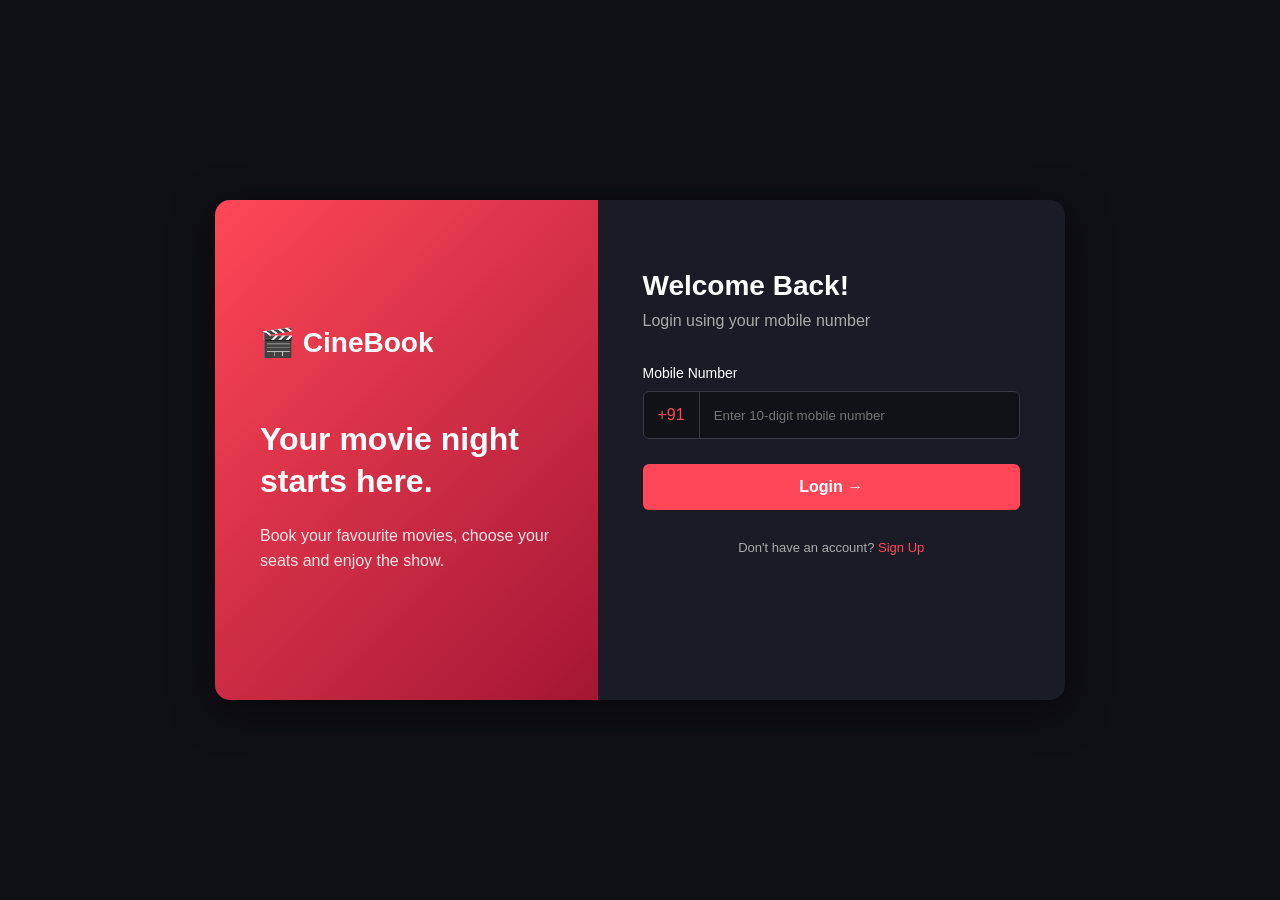
<file: index.html>
<!doctype html>
<html lang="en">
  <head>
    <meta charset="UTF-8" />
    <meta name="viewport" content="width=device-width, initial-scale=1.0" />
    <title>CineBook - Login</title>
    <link rel="stylesheet" href="login.css" />
  </head>
  <body>
    <div class="login-container">
      <div class="login-left">
        <h1>🎬 CineBook</h1>
        <h2>Your movie night<br />starts here.</h2>
        <p>Book your favourite movies, choose your seats and enjoy the show.</p>
      </div>

      <div class="login-right">
        <h2>Welcome Back!</h2>
        <p class="subtitle">Login using your mobile number</p>

        <form id="loginForm">
          <label>Mobile Number</label>

          <div class="mobile-input">
            <span>+91</span>
            <input
              type="tel"
              id="mobile"
              placeholder="Enter 10-digit mobile number"
              maxlength="10"
              pattern="[0-9]{10}"
              inputmode="numeric"
              required
            />
          </div>

          <button type="submit">Login →</button>
        </form>

        <p class="register">
          Don't have an account?
          <a href="#" onclick="register(event)">Sign Up</a>
        </p>
      </div>
    </div>

    <script src="login.js"></script>
  </body>
</html>
</file>
<file: login.css>
* {
  margin: 0;
  padding: 0;
  box-sizing: border-box;
}

body {
  font-family: Arial, sans-serif;
  background: #0f0f16;
  color: white;
  min-height: 100vh;
  display: flex;
  justify-content: center;
  align-items: center;
}

.login-container {
  display: flex;
  width: 850px;
  min-height: 500px;
  background: #1b1b26;
  border-radius: 15px;
  overflow: hidden;
  box-shadow: 0 10px 40px rgba(0, 0, 0, 0.5);
}

/* LEFT SIDE */

.login-left {
  width: 45%;
  padding: 45px;
  background: linear-gradient(135deg, #ff4757, #a41635);
  display: flex;
  flex-direction: column;
  justify-content: center;
}

.login-left h1 {
  font-size: 28px;
  margin-bottom: 60px;
}

.login-left h2 {
  font-size: 32px;
  line-height: 1.3;
  margin-bottom: 20px;
}

.login-left p {
  line-height: 1.6;
  color: #ffe5e8;
}

/* RIGHT SIDE */

.login-right {
  width: 55%;
  padding: 70px 45px;
}

.login-right h2 {
  font-size: 28px;
  margin-bottom: 10px;
}

.subtitle {
  color: #aaa;
  margin-bottom: 35px;
}

form label {
  display: block;
  margin-bottom: 10px;
  font-size: 14px;
}

.mobile-input {
  display: flex;
  align-items: center;
  background: #111118;
  border: 1px solid #393944;
  border-radius: 6px;
  margin-bottom: 25px;
}

.mobile-input span {
  padding: 14px;
  color: #ff4757;
  border-right: 1px solid #393944;
}

.mobile-input input {
  flex: 1;
  width: 100%;
  padding: 14px;
  border: none;
  background: transparent;
  color: white;
  outline: none;
}

.mobile-input:focus-within {
  border-color: #ff4757;
}

button {
  width: 100%;
  padding: 14px;
  border: none;
  border-radius: 6px;
  background: #ff4757;
  color: white;
  font-size: 16px;
  font-weight: bold;
  cursor: pointer;
}

button:hover {
  background: #e84150;
}

.register {
  text-align: center;
  margin-top: 30px;
  font-size: 13px;
  color: #aaa;
}

a {
  color: #ff4757;
  text-decoration: none;
}

/* RESPONSIVE */

@media (max-width: 700px) {
  .login-container {
    width: 95%;
    flex-direction: column;
  }

  .login-left,
  .login-right {
    width: 100%;
  }

  .login-left {
    padding: 30px;
  }

  .login-left h1 {
    margin-bottom: 25px;
  }

  .login-left h2 {
    font-size: 25px;
  }

  .login-right {
    padding: 40px 25px;
  }
}
</file>
<file: movies/movies.css>
* {
  margin: 0;
  padding: 0;
  box-sizing: border-box;
}

body {
  font-family: Arial, sans-serif;
  background: #0f0f16;
  color: white;
  min-height: 100vh;
}

/* NAVBAR */

.navbar {
  display: flex;
  justify-content: space-between;
  align-items: center;
  padding: 18px 40px;
  background: #1b1b26;
  box-shadow: 0 4px 20px rgba(0, 0, 0, 0.4);
}

.logo {
  font-size: 24px;
}

.nav-right {
  display: flex;
  align-items: center;
  gap: 18px;
}

.user {
  color: #aaa;
  font-size: 14px;
}

.logout-btn {
  padding: 8px 18px;
  border: 1px solid #ff4757;
  border-radius: 6px;
  background: transparent;
  color: #ff4757;
  font-size: 14px;
  font-weight: bold;
  cursor: pointer;
}

.logout-btn:hover {
  background: #ff4757;
  color: white;
}

/* CONTENT */

.container {
  max-width: 1100px;
  margin: 0 auto;
  padding: 40px 20px;
}

.page-title {
  font-size: 30px;
  margin-bottom: 8px;
}

.page-subtitle {
  color: #aaa;
  margin-bottom: 25px;
}

/* LANGUAGE FILTER */

.filter-row {
  display: flex;
  align-items: center;
  gap: 15px;
}

.filter-label {
  flex-shrink: 0;
  color: #aaa;
  font-size: 13px;
  text-transform: uppercase;
  letter-spacing: 1px;
}

.filters {
  display: flex;
  flex-wrap: wrap;
  gap: 10px;
}

.filter-btn {
  padding: 8px 20px;
  border: 1px solid #393944;
  border-radius: 20px;
  background: #1b1b26;
  color: #ccc;
  font-size: 14px;
  cursor: pointer;
}

.filter-btn:hover {
  border-color: #ff4757;
}

.filter-btn.active {
  background: #ff4757;
  border-color: #ff4757;
  color: white;
}

/* MOVIE GRID */

.movie-grid {
  display: grid;
  grid-template-columns: repeat(auto-fill, minmax(230px, 1fr));
  gap: 25px;
  margin-top: 30px;
}

.movie-card {
  background: #1b1b26;
  border-radius: 12px;
  overflow: hidden;
  box-shadow: 0 6px 25px rgba(0, 0, 0, 0.4);
  transition:
    transform 0.2s,
    box-shadow 0.2s;
}

.movie-card:hover {
  transform: translateY(-5px);
  box-shadow: 0 10px 30px rgba(255, 71, 87, 0.25);
}

/* Poster (portrait 2:3) */

.poster {
  position: relative;
  width: 100%;
  aspect-ratio: 2 / 3;
  display: flex;
  align-items: center;
  justify-content: center;
  font-size: 70px;
  overflow: hidden;
}

.poster img {
  position: absolute;
  inset: 0;
  width: 100%;
  height: 100%;
  object-fit: cover;
  transition: transform 0.3s;
}

.movie-card:hover .poster img {
  transform: scale(1.05);
}

.lang-tag {
  position: absolute;
  top: 10px;
  right: 10px;
  z-index: 1;
  padding: 4px 10px;
  border-radius: 12px;
  background: rgba(0, 0, 0, 0.7);
  color: white;
  font-size: 11px;
  font-weight: bold;
}

.movie-info {
  padding: 18px;
}

.movie-info h3 {
  font-size: 18px;
  margin-bottom: 8px;
}

.meta {
  color: #aaa;
  font-size: 13px;
  line-height: 1.7;
  margin-bottom: 14px;
}

.rating {
  color: #ffc93c;
  font-weight: bold;
}

.book-btn {
  width: 100%;
  padding: 12px;
  border: none;
  border-radius: 6px;
  background: #ff4757;
  color: white;
  font-size: 15px;
  font-weight: bold;
  cursor: pointer;
}

.book-btn:hover {
  background: #e84150;
}

.no-results {
  display: none;
  text-align: center;
  color: #aaa;
  margin-top: 40px;
}

/* RESPONSIVE */

@media (max-width: 600px) {
  .navbar {
    padding: 15px 20px;
  }

  .user {
    display: none;
  }

  .filter-row {
    flex-direction: column;
    align-items: flex-start;
    gap: 8px;
  }

  .movie-grid {
    grid-template-columns: repeat(2, 1fr);
    gap: 15px;
  }

  .poster {
    font-size: 50px;
  }

  .movie-info {
    padding: 12px;
  }

  .movie-info h3 {
    font-size: 15px;
  }
}
</file>
<file: payment/payment.css>
* {
  margin: 0;
  padding: 0;
  box-sizing: border-box;
}

body {
  font-family: Arial, sans-serif;
  background: #0f0f16;
  color: white;
  min-height: 100vh;
}

/* NAVBAR */

.navbar {
  display: flex;
  justify-content: space-between;
  align-items: center;
  padding: 18px 40px;
  background: #1b1b26;
  box-shadow: 0 4px 20px rgba(0, 0, 0, 0.4);
}

.logo {
  font-size: 24px;
}

.nav-right {
  display: flex;
  align-items: center;
  gap: 18px;
}

.user {
  color: #aaa;
  font-size: 14px;
}

.logout-btn {
  padding: 8px 18px;
  border: 1px solid #ff4757;
  border-radius: 6px;
  background: transparent;
  color: #ff4757;
  font-size: 14px;
  font-weight: bold;
  cursor: pointer;
}

.logout-btn:hover {
  background: #ff4757;
  color: white;
}

/* CONTENT */

.container {
  max-width: 950px;
  margin: 0 auto;
  padding: 30px 20px 50px;
}

.back-link {
  display: inline-block;
  margin-bottom: 15px;
  color: #ff4757;
  text-decoration: none;
  font-size: 14px;
}

.page-title {
  font-size: 28px;
  margin-bottom: 25px;
}

.layout {
  display: flex;
  gap: 25px;
  align-items: flex-start;
}

/* PAYMENT BOX */

.pay-box {
  flex: 1.4;
  background: #1b1b26;
  padding: 25px;
  border-radius: 12px;
}

.methods {
  display: flex;
  gap: 10px;
  margin-bottom: 25px;
}

.method {
  flex: 1;
  padding: 12px;
  border: 1px solid #393944;
  border-radius: 8px;
  background: #111118;
  color: #ccc;
  font-size: 14px;
  font-weight: bold;
  cursor: pointer;
}

.method:hover {
  border-color: #ff4757;
}

.method.active {
  background: #ff4757;
  border-color: #ff4757;
  color: white;
}

.panel {
  display: none;
}

.panel.active {
  display: block;
}

.pay-box label {
  display: block;
  margin-bottom: 8px;
  color: #aaa;
  font-size: 13px;
}

.pay-box input,
.pay-box select {
  width: 100%;
  padding: 13px;
  margin-bottom: 18px;
  background: #111118;
  border: 1px solid #393944;
  border-radius: 6px;
  color: white;
  font-size: 15px;
  outline: none;
}

.pay-box input:focus,
.pay-box select:focus {
  border-color: #ff4757;
}

.two-col {
  display: flex;
  gap: 15px;
}

.two-col > div {
  flex: 1;
}

.error {
  min-height: 20px;
  margin-bottom: 12px;
  color: #ff6b78;
  font-size: 13px;
}

.pay-btn {
  width: 100%;
  padding: 15px;
  border: none;
  border-radius: 6px;
  background: #ff4757;
  color: white;
  font-size: 17px;
  font-weight: bold;
  cursor: pointer;
}

.pay-btn:hover {
  background: #e84150;
}

.demo-note {
  margin-top: 15px;
  text-align: center;
  color: #777;
  font-size: 12px;
}

/* SUMMARY BOX */

.summary-box {
  flex: 1;
  background: #1b1b26;
  padding: 25px;
  border-radius: 12px;
}

.summary-box h3 {
  margin-bottom: 20px;
  font-size: 18px;
}

.movie-row {
  display: flex;
  gap: 14px;
  align-items: center;
  margin-bottom: 20px;
}

.mini-poster {
  position: relative;
  width: 55px;
  height: 80px;
  flex-shrink: 0;
  display: flex;
  align-items: center;
  justify-content: center;
  font-size: 24px;
  border-radius: 6px;
  overflow: hidden;
}

.mini-poster img {
  position: absolute;
  inset: 0;
  width: 100%;
  height: 100%;
  object-fit: cover;
}

.movie-title {
  font-weight: bold;
  margin-bottom: 5px;
}

.movie-meta {
  color: #aaa;
  font-size: 13px;
}

.detail {
  display: flex;
  justify-content: space-between;
  gap: 15px;
  margin-bottom: 12px;
  font-size: 14px;
}

.detail span {
  color: #aaa;
}

.detail strong {
  text-align: right;
}

hr {
  border: none;
  border-top: 1px solid #393944;
  margin: 18px 0;
}

.detail.total {
  margin-top: 5px;
  font-size: 18px;
}

.detail.total strong {
  color: #ffc93c;
}

.timer {
  margin-top: 20px;
  padding: 10px;
  border-radius: 6px;
  background: #111118;
  text-align: center;
  color: #aaa;
  font-size: 13px;
}

.timer strong {
  color: #ff4757;
}

/* POPUP */

.overlay {
  display: none;
  position: fixed;
  inset: 0;
  z-index: 10;
  background: rgba(0, 0, 0, 0.75);
  align-items: center;
  justify-content: center;
  padding: 20px;
}

.overlay.show {
  display: flex;
}

.popup {
  width: 100%;
  max-width: 400px;
  padding: 35px 30px;
  background: #1b1b26;
  border-radius: 15px;
  text-align: center;
}

.popup-icon {
  font-size: 50px;
  margin-bottom: 15px;
}

.popup h3 {
  font-size: 22px;
  margin-bottom: 10px;
}

.popup p {
  color: #aaa;
  font-size: 14px;
}

.popup-details {
  margin: 20px 0;
  padding: 15px;
  border-radius: 8px;
  background: #111118;
  text-align: left;
  font-size: 14px;
  line-height: 1.9;
}

.popup-details:empty {
  display: none;
}

/* RESPONSIVE */

@media (max-width: 750px) {
  .navbar {
    padding: 15px 20px;
  }

  .user {
    display: none;
  }

  .layout {
    flex-direction: column-reverse;
  }

  .pay-box,
  .summary-box {
    width: 100%;
    flex: none;
  }
}
</file>
<file: seats/seats.css>
* {
  margin: 0;
  padding: 0;
  box-sizing: border-box;
}

body {
  font-family: Arial, sans-serif;
  background: #0f0f16;
  color: white;
  min-height: 100vh;
}

/* NAVBAR */

.navbar {
  display: flex;
  justify-content: space-between;
  align-items: center;
  padding: 18px 40px;
  background: #1b1b26;
  box-shadow: 0 4px 20px rgba(0, 0, 0, 0.4);
}

.logo {
  font-size: 24px;
}

.nav-right {
  display: flex;
  align-items: center;
  gap: 18px;
}

.user {
  color: #aaa;
  font-size: 14px;
}

.logout-btn {
  padding: 8px 18px;
  border: 1px solid #ff4757;
  border-radius: 6px;
  background: transparent;
  color: #ff4757;
  font-size: 14px;
  font-weight: bold;
  cursor: pointer;
}

.logout-btn:hover {
  background: #ff4757;
  color: white;
}

/* CONTENT */

.container {
  max-width: 900px;
  margin: 0 auto;
  padding: 30px 20px 50px;
}

.back-link {
  display: inline-block;
  margin-bottom: 20px;
  color: #ff4757;
  text-decoration: none;
  font-size: 14px;
}

/* MOVIE HEADER */

.movie-header {
  display: flex;
  align-items: center;
  gap: 18px;
  margin-bottom: 25px;
}

.mini-poster {
  position: relative;
  width: 70px;
  height: 100px;
  flex-shrink: 0;
  display: flex;
  align-items: center;
  justify-content: center;
  font-size: 30px;
  border-radius: 8px;
  overflow: hidden;
}

.mini-poster img {
  position: absolute;
  inset: 0;
  width: 100%;
  height: 100%;
  object-fit: cover;
}

.movie-header h2 {
  font-size: 26px;
  margin-bottom: 6px;
}

.movie-meta {
  color: #aaa;
  font-size: 14px;
}

/* DATE AND TIME */

.show-select {
  background: #1b1b26;
  padding: 20px;
  border-radius: 12px;
  margin-bottom: 25px;
}

.select-row {
  display: flex;
  align-items: center;
  gap: 15px;
}

.select-row + .select-row {
  margin-top: 15px;
}

.select-label {
  width: 50px;
  flex-shrink: 0;
  color: #aaa;
  font-size: 13px;
  text-transform: uppercase;
  letter-spacing: 1px;
}

.chips {
  display: flex;
  flex-wrap: wrap;
  gap: 10px;
}

.chip {
  padding: 8px 16px;
  border: 1px solid #393944;
  border-radius: 8px;
  background: #111118;
  color: #ccc;
  font-size: 14px;
  cursor: pointer;
}

.chip:hover {
  border-color: #ff4757;
}

.chip.active {
  background: #ff4757;
  border-color: #ff4757;
  color: white;
}

/* SEATS */

.seat-section {
  background: #1b1b26;
  padding: 30px 20px;
  border-radius: 12px;
  margin-bottom: 25px;
  text-align: center;
}

.screen {
  width: 70%;
  margin: 0 auto 35px;
  padding: 8px;
  background: linear-gradient(
    to bottom,
    rgba(255, 255, 255, 0.35),
    transparent
  );
  border-top: 3px solid #ff4757;
  border-radius: 50% 50% 0 0 / 30px 30px 0 0;
  color: #aaa;
  font-size: 12px;
  letter-spacing: 6px;
}

.seat-map {
  display: inline-flex;
  flex-direction: column;
  gap: 10px;
  max-width: 100%;
  overflow-x: auto;
  padding: 5px;
}

.seat-row {
  display: flex;
  align-items: center;
  gap: 8px;
}

.row-label {
  width: 20px;
  color: #aaa;
  font-size: 13px;
  font-weight: bold;
}

.aisle {
  width: 22px;
  flex-shrink: 0;
}

.seat {
  width: 32px;
  height: 32px;
  flex-shrink: 0;
  border: 1px solid #4a4a58;
  border-radius: 6px 6px 3px 3px;
  background: #2a2a38;
  color: #aaa;
  font-size: 11px;
  cursor: pointer;
}

.seat:hover:not(.booked):not(.selected) {
  border-color: #ff4757;
  color: white;
}

.seat.selected {
  background: #ff4757;
  border-color: #ff4757;
  color: white;
  font-weight: bold;
}

.seat.booked {
  background: #111118;
  border-color: #23232d;
  color: #44444f;
  cursor: not-allowed;
}

/* Gap between price tiers */
.tier-gap {
  height: 14px;
}

.legend {
  display: flex;
  justify-content: center;
  gap: 25px;
  margin-top: 30px;
  color: #aaa;
  font-size: 13px;
}

.legend span {
  display: flex;
  align-items: center;
  gap: 8px;
}

.box {
  display: inline-block;
  width: 18px;
  height: 18px;
  border-radius: 4px;
  border: 1px solid #4a4a58;
}

.box.available {
  background: #2a2a38;
}

.box.selected {
  background: #ff4757;
  border-color: #ff4757;
}

.box.booked {
  background: #111118;
  border-color: #23232d;
}

.price-info {
  display: flex;
  justify-content: center;
  flex-wrap: wrap;
  gap: 20px;
  margin-top: 18px;
  color: #ccc;
  font-size: 13px;
}

/* SUMMARY */

.summary {
  display: flex;
  align-items: center;
  justify-content: space-between;
  gap: 20px;
  background: #1b1b26;
  padding: 20px 25px;
  border-radius: 12px;
}

.summary-label {
  color: #aaa;
  font-size: 12px;
  text-transform: uppercase;
  letter-spacing: 1px;
  margin-bottom: 6px;
}

.summary-seats {
  font-size: 16px;
  font-weight: bold;
  max-width: 300px;
}

.summary-total {
  font-size: 24px;
  font-weight: bold;
  color: #ffc93c;
}

.proceed-btn {
  padding: 14px 28px;
  border: none;
  border-radius: 6px;
  background: #ff4757;
  color: white;
  font-size: 16px;
  font-weight: bold;
  cursor: pointer;
}

.proceed-btn:hover:not(:disabled) {
  background: #e84150;
}

.proceed-btn:disabled {
  background: #393944;
  color: #777;
  cursor: not-allowed;
}

/* RESPONSIVE */

@media (max-width: 650px) {
  .navbar {
    padding: 15px 20px;
  }

  .user {
    display: none;
  }

  .select-row {
    flex-direction: column;
    align-items: flex-start;
    gap: 8px;
  }

  .seat {
    width: 26px;
    height: 26px;
    font-size: 9px;
  }

  .seat-row {
    gap: 5px;
  }

  .aisle {
    width: 12px;
  }

  .summary {
    flex-direction: column;
    align-items: stretch;
    text-align: center;
  }

  .summary-seats {
    max-width: none;
  }

  .legend {
    gap: 15px;
  }
}
</file>
<file: theatres/theatres.css>
* {
  margin: 0;
  padding: 0;
  box-sizing: border-box;
}

body {
  font-family: Arial, sans-serif;
  background: #0f0f16;
  color: white;
  min-height: 100vh;
}

/* NAVBAR */

.navbar {
  display: flex;
  justify-content: space-between;
  align-items: center;
  padding: 18px 40px;
  background: #1b1b26;
  box-shadow: 0 4px 20px rgba(0, 0, 0, 0.4);
}

.logo {
  font-size: 24px;
}

.nav-right {
  display: flex;
  align-items: center;
  gap: 18px;
}

.user {
  color: #aaa;
  font-size: 14px;
}

.logout-btn {
  padding: 8px 18px;
  border: 1px solid #ff4757;
  border-radius: 6px;
  background: transparent;
  color: #ff4757;
  font-size: 14px;
  font-weight: bold;
  cursor: pointer;
}

.logout-btn:hover {
  background: #ff4757;
  color: white;
}

/* CONTENT */

.container {
  max-width: 900px;
  margin: 0 auto;
  padding: 30px 20px 50px;
}

.back-link {
  display: inline-block;
  margin-bottom: 20px;
  color: #ff4757;
  text-decoration: none;
  font-size: 14px;
}

/* MOVIE HEADER */

.movie-header {
  display: flex;
  align-items: center;
  gap: 18px;
  margin-bottom: 25px;
}

.mini-poster {
  position: relative;
  width: 70px;
  height: 100px;
  flex-shrink: 0;
  display: flex;
  align-items: center;
  justify-content: center;
  font-size: 30px;
  border-radius: 8px;
  overflow: hidden;
}

.mini-poster img {
  position: absolute;
  inset: 0;
  width: 100%;
  height: 100%;
  object-fit: cover;
}

.movie-header h2 {
  font-size: 26px;
  margin-bottom: 6px;
}

.movie-meta {
  color: #aaa;
  font-size: 14px;
}

/* DATE */

.date-box {
  display: flex;
  align-items: center;
  gap: 15px;
  background: #1b1b26;
  padding: 18px 20px;
  border-radius: 12px;
  margin-bottom: 30px;
}

.select-label {
  flex-shrink: 0;
  color: #aaa;
  font-size: 13px;
  text-transform: uppercase;
  letter-spacing: 1px;
}

.chips {
  display: flex;
  flex-wrap: wrap;
  gap: 10px;
}

.chip {
  padding: 8px 16px;
  border: 1px solid #393944;
  border-radius: 8px;
  background: #111118;
  color: #ccc;
  font-size: 14px;
  cursor: pointer;
}

.chip:hover {
  border-color: #ff4757;
}

.chip.active {
  background: #ff4757;
  border-color: #ff4757;
  color: white;
}

/* THEATRES */

.section-title {
  font-size: 18px;
  margin-bottom: 18px;
}

.theatre-list {
  display: flex;
  flex-direction: column;
  gap: 18px;
}

.theatre-card {
  display: flex;
  gap: 25px;
  align-items: flex-start;
  background: #1b1b26;
  padding: 22px;
  border-radius: 12px;
  box-shadow: 0 6px 25px rgba(0, 0, 0, 0.3);
}

.theatre-info {
  width: 240px;
  flex-shrink: 0;
}

.theatre-info h4 {
  font-size: 18px;
  margin-bottom: 6px;
}

.theatre-area {
  color: #aaa;
  font-size: 13px;
  margin-bottom: 10px;
}

.format-tag {
  display: inline-block;
  padding: 3px 10px;
  border-radius: 10px;
  background: #2a2a38;
  color: #ffc93c;
  font-size: 12px;
  font-weight: bold;
}

.cancel-note {
  margin-top: 10px;
  color: #2ed573;
  font-size: 12px;
}

.show-times {
  display: flex;
  flex-wrap: wrap;
  gap: 12px;
}

.show-btn {
  padding: 10px 16px;
  border: 1px solid #2ed573;
  border-radius: 8px;
  background: transparent;
  color: #2ed573;
  font-size: 14px;
  font-weight: bold;
  cursor: pointer;
}

.show-btn:hover:not(:disabled) {
  background: #2ed573;
  color: #0f0f16;
}

.show-btn:disabled {
  border-color: #393944;
  color: #55555f;
  cursor: not-allowed;
}

.no-shows {
  display: none;
  text-align: center;
  color: #aaa;
  margin-top: 30px;
}

/* RESPONSIVE */

@media (max-width: 700px) {
  .navbar {
    padding: 15px 20px;
  }

  .user {
    display: none;
  }

  .date-box {
    flex-direction: column;
    align-items: flex-start;
    gap: 10px;
  }

  .theatre-card {
    flex-direction: column;
    gap: 15px;
  }

  .theatre-info {
    width: 100%;
  }
}
</file>
